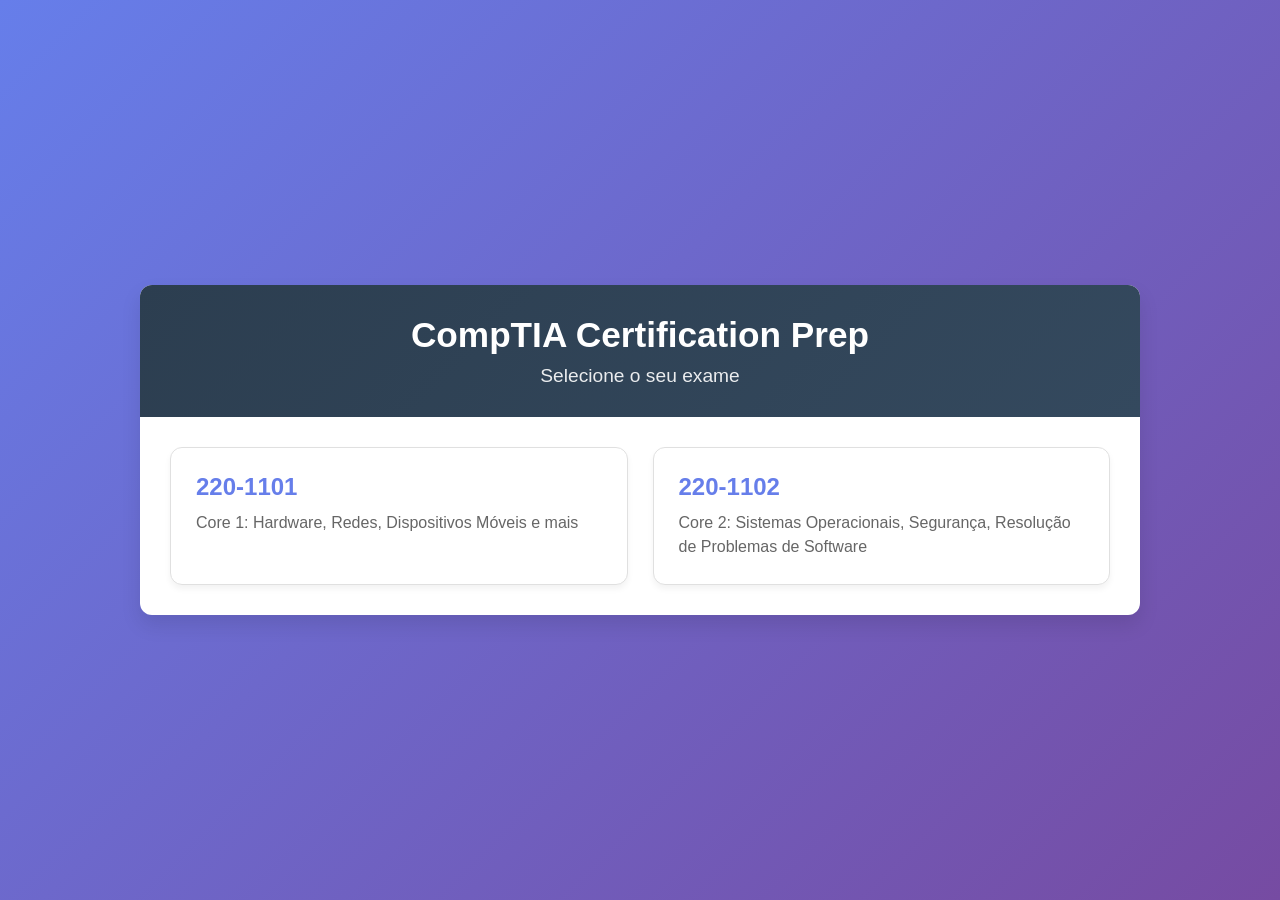
<file: index.html>
<!DOCTYPE html>
<html lang="pt">
<head>
    <meta charset="UTF-8">
    <meta name="viewport" content="width=device-width, initial-scale=1.0">
    <title>CompTIA Certification Prep</title>
    <link rel="stylesheet" href="css/styles.css">
</head>

<body>
    <div class="container">
        <div class="header">
            <h1>CompTIA Certification Prep</h1>
            <p class="subtitle">Selecione o seu exame</p>
        </div>
        
        <div class="course-selection">
            <div class="course-card" data-course="1101" onclick="window.location.href='1101/quiz.html'">
                <h2>220-1101</h2>
                <p>Core 1: Hardware, Redes, Dispositivos Móveis e mais</p>
            </div>
            <div class="course-card" data-course="1102" onclick="window.location.href='1102/quiz.html'">
                <h2>220-1102</h2>
                <p>Core 2: Sistemas Operacionais, Segurança, Resolução de Problemas de Software</p>
            </div>
        </div>
    </div>
    <script src="js/app.js"></script>
</body>
</html>
</file>
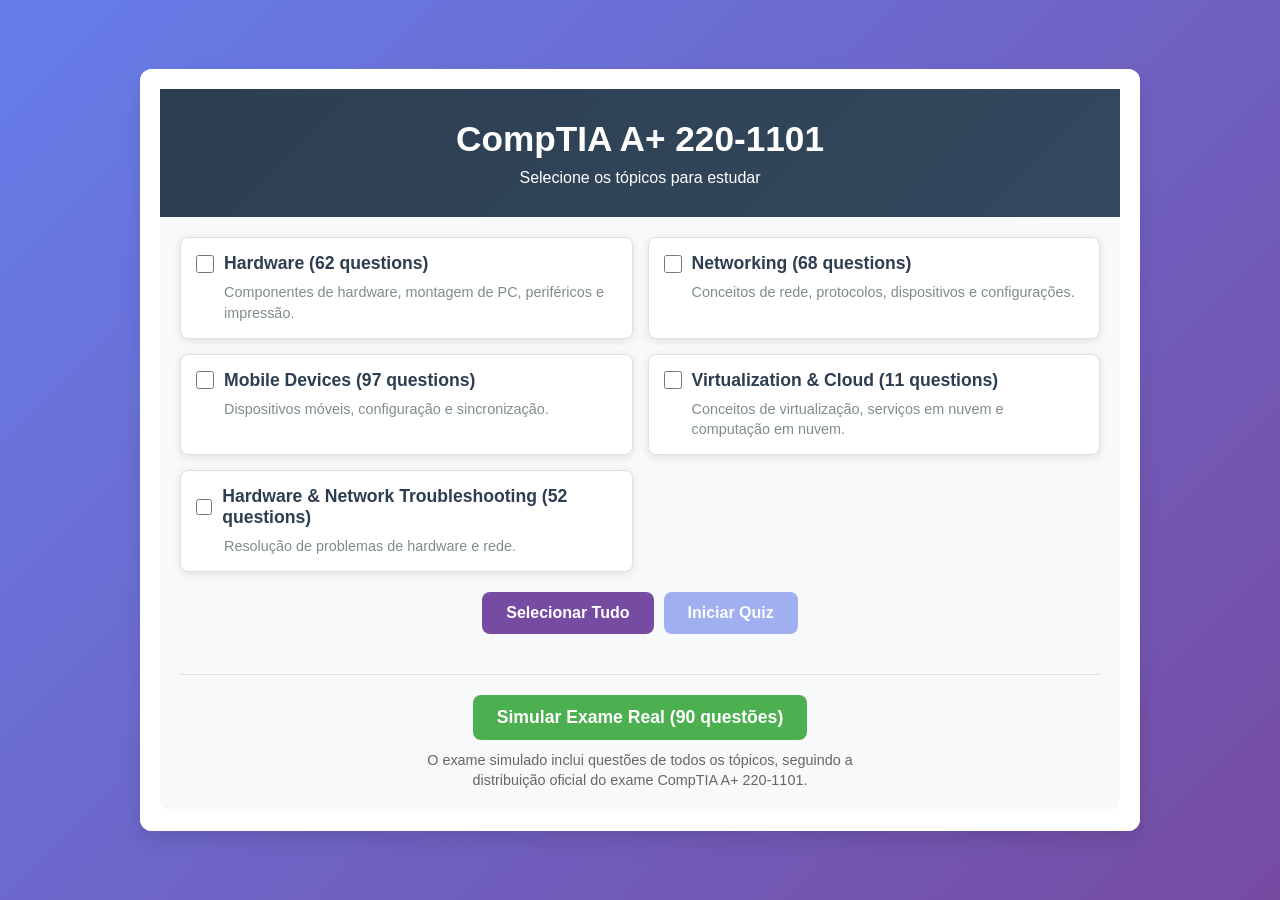
<file: 1101/quiz.html>
<!DOCTYPE html>
<html lang="pt">
<head>
    <meta charset="UTF-8">
    <meta name="viewport" content="width=device-width, initial-scale=1.0">
    <title>CompTIA A+ 220-1101 Study</title>
    <link rel="stylesheet" href="../css/quiz.css">
    <link rel="stylesheet" href="../css/styles.css">
</head>
<body>
    <div class="container">
        <!-- Start Screen -->
        <div id="startScreen" class="screen active">
            <div class="header">
                <h1>CompTIA A+ 220-1101</h1>
                <p>Selecione os tópicos para estudar</p>
            </div>
            <div class="menu">
                <div class="topic-list" id="topicList">
                    <!-- Topics will be populated by JavaScript -->
                </div>
                <div class="actions">
                    <div class="quiz-mode-selector">
                        <button id="selectAllBtn" class="btn btn-secondary">Selecionar Tudo</button>
                        <button id="startBtn" class="btn btn-primary">Iniciar Quiz</button>
                    </div>
                    <div class="real-exam-container">
                        <button id="realExamBtn" class="btn btn-primary btn-real-exam">Simular Exame Real (90 questões)</button>
                        <p class="exam-info">O exame simulado inclui questões de todos os tópicos, seguindo a distribuição oficial do exame CompTIA A+ 220-1101.</p>
                    </div>
                </div>
            </div>
        </div>

        <!-- Quiz Screen -->
        <div id="quizScreen" class="screen quiz-container">
            <div class="quiz-header">
                <div class="quiz-progress">
                    <span id="currentQ">1</span> / <span id="totalQ">10</span>
                </div>
                <div id="time-remaining" class="timer" style="display: none;">
                    <span>⏱️</span> <span id="timer-display">90:00</span>
                </div>
                <button id="menuBtn" class="btn btn-outline">Menu</button>
            </div>
            
            <div class="progress-bar">
                <div class="progress-fill" id="progressFill"></div>
            </div>
            
            <div class="question-container">
                <div class="question-text" id="qText"></div>
                <ul class="options" id="optionsList"></ul>
                
                <div class="result-message" id="resultMsg"></div>
                
                <div class="explanation" id="explanation">
                    <h3>Explicação:</h3>
                    <p id="explText"></p>
                </div>
                
                <div class="quiz-navigation">
                    <button id="prevBtn" class="btn btn-outline" disabled>Anterior</button>
                    <div>
                        <span id="correctCount">0</span> corretas
                        <span style="margin: 0 10px;">•</span>
                        <span id="accuracy">0%</span> de precisão
                    </div>
                    <button id="submitBtn" class="btn btn-primary">Submeter</button>
                    <button id="nextBtn" class="btn btn-primary" style="display: none;">Próxima</button>
                </div>
            </div>
        </div>
        
        <!-- Loading Screen -->
        <div id="loadingScreen" class="screen" style="display: none; text-align: center; padding: 50px 20px;">
            <h2>Carregando perguntas...</h2>
            <p>Por favor, aguarde enquanto preparamos seu questionário.</p>
            <div class="loading-spinner">
                <div class="spinner"></div>
            </div>
        </div>
        
        <!-- Result Screen -->
        <div id="resultScreen" class="screen" style="display: none; text-align: center; padding: 30px 20px;">
            <h2>Resultado do Questionário</h2>
            <div class="result-summary">
                <div class="score-circle">
                    <span id="score">0</span>%
                </div>
                <p class="result-text">Você acertou <span id="correctAnswers">0</span> de <span id="totalQuestions">0</span> perguntas</p>
                <p class="result-percentage"><span id="percentage">0</span>% de acerto</p>
            </div>
            <div class="result-actions">
                <button id="reviewBtn" class="btn btn-outline">Revisar Respostas</button>
                <button id="restartBtn" class="btn btn-primary">Fazer Novamente</button>
                <button id="backToMenuBtn" class="btn btn-secondary">Voltar ao Menu</button>
            </div>
        </div>
    </div>

    <script type="module" src="../js/quiz-app-fixed-v3.js?v=1.0.2"></script>
    <style>
        .actions {
            display: flex;
            flex-direction: column;
            gap: 20px;
            margin-top: 20px;
        }
        .quiz-mode-selector {
            display: flex;
            gap: 10px;
            justify-content: center;
            flex-wrap: wrap;
        }
        .real-exam-container {
            text-align: center;
            margin-top: 20px;
            padding-top: 20px;
            border-top: 1px solid #e0e0e0;
        }
        .btn-real-exam {
            background-color: #4CAF50;
            font-weight: bold;
            font-size: 1.1em;
            padding: 12px 24px;
        }
        .exam-info {
            margin-top: 10px;
            font-size: 0.9em;
            color: #666;
            max-width: 500px;
            margin-left: auto;
            margin-right: auto;
            line-height: 1.4;
        }
        
        .error-container {
            max-width: 800px;
            margin: 50px auto;
            padding: 20px;
            background-color: #ffebee;
            border: 1px solid #ef9a9a;
            border-radius: 4px;
            color: #c62828;
        }
        .error-container h1 {
            color: #c62828;
        }
    </style>
</body>
</html>
</file>
<file: css/styles.css>
/* Base styles */
:root {
    --main-bg: linear-gradient(135deg, #667eea, #764ba2);
    --header-bg: linear-gradient(135deg, #2c3e50, #34495e);
    --card-bg: #ffffff;
    --text-light: #ffffff;
    --text-dark: #2c3e50;
    --primary: #667eea;
    --secondary: #764ba2;
    --shadow: 0 10px 20px rgba(0,0,0,0.1);
    --radius: 12px;
}

* {
    margin: 0;
    padding: 0;
    box-sizing: border-box;
    font-family: -apple-system, BlinkMacSystemFont, 'Segoe UI', Roboto, Oxygen, Ubuntu, Cantarell, sans-serif;
}

body {
    background: var(--main-bg);
    min-height: 100vh;
    padding: 20px;
    display: flex;
    justify-content: center;
    align-items: center;
}

.container {
    width: 100%;
    max-width: 1000px;
    background: var(--card-bg);
    border-radius: var(--radius);
    box-shadow: var(--shadow);
    overflow: hidden;
}

.header {
    background: var(--header-bg);
    color: var(--text-light);
    padding: 30px;
    text-align: center;
}

.header h1 {
    font-size: 2.2rem;
    margin-bottom: 10px;
    font-weight: 600;
}

.subtitle {
    font-size: 1.2rem;
    opacity: 0.9;
}

.course-selection {
    display: grid;
    grid-template-columns: repeat(auto-fit, minmax(300px, 1fr));
    gap: 25px;
    padding: 30px;
}

.course-card {
    background: var(--card-bg);
    border: 1px solid #e0e0e0;
    border-radius: var(--radius);
    padding: 25px;
    cursor: pointer;
    transition: all 0.3s ease;
    box-shadow: 0 4px 6px rgba(0,0,0,0.05);
}

.course-card:hover {
    transform: translateY(-5px);
    box-shadow: 0 10px 20px rgba(0,0,0,0.1);
    border-color: var(--primary);
}

.course-card h2 {
    color: var(--primary);
    margin-bottom: 10px;
    font-size: 1.5rem;
}

.course-card p {
    color: #666;
    line-height: 1.5;
}

@media (max-width: 768px) {
    .course-selection {
        grid-template-columns: 1fr;
        padding: 20px;
    }
    
    .header {
        padding: 20px;
    }
    
    .header h1 {
        font-size: 1.8rem;
    }
}
</file>
<file: css/quiz.css>
/* Screen management */
.screen {
    display: none;
    width: 100%;
    opacity: 0;
    transition: opacity 0.3s ease-in-out;
    position: absolute;
    top: 0;
    left: 0;
    right: 0;
    padding: 20px;
    min-height: 100%;
    background: white;
}

.screen.active {
    display: block;
    opacity: 1;
    position: relative;
}

/* Ensure only active screen is displayed */
.screen:not(.active) {
  display: none !important;
}

/* Loading screen */
#loadingScreen {
    display: flex;
    flex-direction: column;
    justify-content: center;
    align-items: center;
    min-height: 400px;
    text-align: center;
}

.loading-spinner {
    width: 50px;
    height: 50px;
    margin: 20px 0;
    position: relative;
}

.spinner {
    width: 100%;
    height: 100%;
    border: 5px solid #f3f3f3;
    border-top: 5px solid #667eea;
    border-radius: 50%;
    animation: spin 1s linear infinite;
}

@keyframes spin {
    0% { transform: rotate(0deg); }
    100% { transform: rotate(360deg); }
}
:root {
  --main-bg: linear-gradient(135deg, #667eea, #764ba2);
  --header-bg: linear-gradient(135deg, #2c3e50, #34495e);
  --menu-bg: #f8f9fa;
  --quiz-bg: #fff;
  --primary: #667eea;
  --secondary: #764ba2;
  --correct: #00b894;
  --incorrect: #e17055;
  --shadow: 0 20px 40px rgba(0,0,0,.09);
  --radius: 18px;
  --focus: 0 0 0 3px #667eea55;
}

* {
  margin: 0;
  padding: 0;
  box-sizing: border-box;
  font-family: -apple-system, BlinkMacSystemFont, 'Segoe UI', Roboto, Oxygen, Ubuntu, Cantarell, sans-serif;
}

body {
  background: var(--main-bg);
  min-height: 100vh;
  padding: 20px;
  display: flex;
  justify-content: center;
  align-items: center;
}

.container {
  width: 100%;
  max-width: 1000px;
  background: var(--quiz-bg);
  border-radius: var(--radius);
  box-shadow: var(--shadow);
  overflow: hidden;
}

.header {
  background: var(--header-bg);
  color: white;
  padding: 20px;
  text-align: center;
  position: relative;
}

.menu {
  background: var(--menu-bg);
  padding: 20px;
  border-radius: 0 0 var(--radius) var(--radius);
}

.topic-list {
  display: grid;
  grid-template-columns: repeat(auto-fill, minmax(300px, 1fr));
  gap: 15px;
  margin-bottom: 20px;
}

.topic-item {
  background: white;
  border-radius: 8px;
  padding: 15px;
  box-shadow: 0 2px 8px rgba(0, 0, 0, 0.1);
  transition: transform 0.2s, box-shadow 0.2s;
  border: 1px solid #e0e0e0;
}

.topic-item:hover {
  transform: translateY(-2px);
  box-shadow: 0 4px 12px rgba(0, 0, 0, 0.15);
  border-color: var(--primary);
}

.topic-header {
  display: flex;
  align-items: center;
  margin-bottom: 8px;
}

.topic-header input[type="checkbox"] {
  margin-right: 10px;
  width: 18px;
  height: 18px;
  cursor: pointer;
}

.topic-header label {
  font-weight: 600;
  font-size: 1.1em;
  color: #2c3e50;
  cursor: pointer;
  margin: 0;
}

.topic-description {
  color: #7f8c8d;
  font-size: 0.9em;
  margin: 8px 0 0 28px;
  line-height: 1.4;
}

.actions {
  display: flex;
  justify-content: space-between;
  margin-top: 20px;
  gap: 10px;
}

.btn {
  padding: 12px 24px;
  border: none;
  border-radius: 8px;
  font-weight: 600;
  cursor: pointer;
  transition: all 0.2s;
  font-size: 16px;
  display: inline-flex;
  align-items: center;
  justify-content: center;
  gap: 8px;
}

.btn-primary {
  background: var(--primary);
  color: white;
}

.btn-secondary {
  background: var(--secondary);
  color: white;
}

.btn-outline {
  background: transparent;
  border: 1px solid var(--primary);
  color: var(--primary);
}

.btn-outline:hover {
  background: rgba(102, 126, 234, 0.1);
}

.btn-primary:hover {
  background: #5a6fd4;
  transform: translateY(-1px);
}

.btn-secondary:hover {
  background: #6a3d9a;
  transform: translateY(-1px);
}

.btn:active {
  transform: translateY(1px);
}

.btn:disabled {
  opacity: 0.6;
  cursor: not-allowed;
}

/* Quiz Screen */
.quiz-container {
  display: none;
  flex-direction: column;
  padding: 20px;
  max-width: 800px;
  margin: 0 auto;
}

.quiz-container.active {
  display: flex !important;
}

.quiz-header {
  display: flex;
  justify-content: space-between;
  align-items: center;
  margin-bottom: 20px;
}

.quiz-progress {
  display: flex;
  align-items: center;
  gap: 10px;
  font-weight: 600;
}

.progress-bar {
  background: #ecf0f1;
  height: 10px;
  border-radius: 5px;
  margin: 10px 0;
  overflow: hidden;
}

.progress-fill {
  height: 100%;
  background: var(--primary);
  width: 0%;
  transition: width 0.3s ease;
}

.question-container {
  background: white;
  border-radius: var(--radius);
  padding: 25px;
  margin-bottom: 20px;
  box-shadow: 0 4px 6px rgba(0,0,0,0.05);
}

.question-text {
  font-size: 20px;
  font-weight: 500;
  margin-bottom: 20px;
  line-height: 1.5;
}

.options {
  list-style: none;
  margin: 0;
  padding: 0;
}

.option {
  padding: 15px;
  margin-bottom: 10px;
  background: #f8f9fa;
  border-radius: 8px;
  cursor: pointer;
  transition: all 0.2s;
  border: 1px solid #e0e0e0;
}

.option:hover {
  background: #f1f3f5;
  border-color: var(--primary);
}

.option input[type="checkbox"],
.option input[type="radio"] {
  margin-right: 10px;
  cursor: pointer;
}

/* Result Message */
.result-message {
  padding: 15px;
  margin: 15px 0;
  border-radius: 8px;
  text-align: center;
  font-weight: 600;
  display: none;
}

.result-correct {
  background: #e8f5e9;
  color: #00c853;
  border: 1px solid #a5d6a7;
}

.result-incorrect {
  background: #ffebee;
  color: #f44336;
  border: 1px solid #ef9a9a;
}

/* Explanation */
.explanation {
  background: #f8f9fa;
  border-radius: 8px;
  padding: 15px;
  margin-top: 20px;
  border-left: 4px solid var(--primary);
}

/* Result Screen */
#resultScreen {
  text-align: center;
  padding: 40px 20px;
}

.result-summary {
  max-width: 500px;
  margin: 0 auto 30px;
  background: #f8f9fa;
  padding: 30px;
  border-radius: 12px;
  box-shadow: 0 4px 12px rgba(0,0,0,0.05);
}

.score-circle {
  width: 150px;
  height: 150px;
  border-radius: 50%;
  background: white;
  display: flex;
  align-items: center;
  justify-content: center;
  margin: 0 auto 20px;
  font-size: 2.5em;
  font-weight: bold;
  color: #2c3e50;
  border: 8px solid #e0e0e0;
  position: relative;
}

.score-circle::after {
  content: '';
  position: absolute;
  top: -8px;
  left: -8px;
  right: -8px;
  bottom: -8px;
  border: 8px solid;
  border-color: var(--primary) var(--primary) var(--primary) transparent;
  border-radius: 50%;
  transform: rotate(45deg);
}

.result-text {
  font-size: 1.2em;
  color: #2c3e50;
  margin-bottom: 10px;
}

.result-percentage {
  font-size: 1.5em;
  font-weight: bold;
  color: var(--primary);
  margin-bottom: 20px;
}

.result-actions {
  display: flex;
  gap: 15px;
  justify-content: center;
  flex-wrap: wrap;
}

/* Responsive adjustments */
@media (max-width: 768px) {
  .topic-list {
    grid-template-columns: 1fr;
  }
  
  .result-actions {
    flex-direction: column;
    align-items: center;
  }
  
  .result-actions .btn {
    width: 100%;
    max-width: 300px;
  }
  
  .score-circle {
    width: 120px;
    height: 120px;
    font-size: 2em;
  }
}

/* Question styles */
.question-text {
  font-size: 1.3em;
  line-height: 1.5;
  margin-bottom: 25px;
  color: #2c3e50;
  font-weight: 500;
}

.options {
  list-style: none;
  margin: 0 0 20px;
  padding: 0;
}

.options li {
  margin-bottom: 12px;
  background: #f8f9fa;
  border-radius: 8px;
  transition: all 0.2s;
  border: 1px solid #e0e0e0;
}

.options li:hover {
  background: #f1f3f5;
}

.options input[type="radio"],
.options input[type="checkbox"] {
  display: none;
}

.options label {
  display: block;
  padding: 15px 20px;
  cursor: pointer;
  position: relative;
  padding-left: 50px;
  min-height: 24px;
  line-height: 1.4;
}

.options label::before {
  content: '';
  position: absolute;
  left: 15px;
  top: 50%;
  transform: translateY(-50%);
  width: 22px;
  height: 22px;
  border: 2px solid #ced4da;
  border-radius: 4px;
  transition: all 0.2s;
}

.options input[type="radio"] + label::before {
  border-radius: 50%;
}

.options input:checked + label::before {
  background-color: var(--primary);
  border-color: var(--primary);
}

.options input:checked + label::after {
  content: '';
  position: absolute;
  left: 20px;
  top: 11px;
  width: 6px;
  height: 12px;
  border: solid white;
  border-width: 0 2px 2px 0;
  transform: rotate(45deg) translateY(-50%);
}

.options input[type="radio"]:checked + label::after {
  width: 8px;
  height: 8px;
  background: white;
  border: none;
  border-radius: 50%;
  left: 22px;
  top: 50%;
  transform: translateY(-50%);
}

/* Feedback styles */
.correct-answer {
  background-color: rgba(0, 184, 148, 0.1) !important;
  border-color: var(--correct) !important;
}

.incorrect-answer {
  background-color: rgba(225, 112, 85, 0.1) !important;
  border-color: var(--incorrect) !important;
}

#resultMsg {
  font-weight: 600;
  font-size: 1.1em;
  margin: 15px 0;
  padding: 10px 15px;
  border-radius: 6px;
}

#resultMsg.correct {
  background-color: rgba(0, 184, 148, 0.1);
  color: #00684a;
}

#resultMsg.incorrect {
  background-color: rgba(225, 112, 85, 0.1);
  color: #c92a2a;
}

/* Progress bar */
.progress-bar {
  width: 100%;
  height: 8px;
  background-color: #e9ecef;
  border-radius: 4px;
  margin: 15px 0;
  overflow: hidden;
}

.progress-fill {
  height: 100%;
  background: var(--primary);
  width: 0%;
  transition: width 0.3s ease;
}

/* Quiz navigation */
.quiz-navigation {
  display: flex;
  justify-content: space-between;
  align-items: center;
  margin-top: 30px;
  padding-top: 20px;
  border-top: 1px solid #e9ecef;
}

.quiz-navigation > div {
  color: #6c757d;
  font-size: 0.95em;
}

/* Timer */
.timer {
  display: flex;
  align-items: center;
  gap: 5px;
  font-weight: 600;
  color: #2c3e50;
  background: #f8f9fa;
  padding: 5px 12px;
  border-radius: 20px;
  font-size: 0.95em;
}
.explanation h3 {
  margin-top: 0;
  margin-bottom: 10px;
  color: #2c3e50;
}

/* Quiz Navigation */
.quiz-navigation {
  display: flex;
  justify-content: space-between;
  margin-top: 20px;
}

/* Timer */
.timer {
  font-size: 1.1rem;
  font-weight: 600;
  color: #2c3e50;
  background: rgba(255, 255, 255, 0.2);
  padding: 5px 15px;
  border-radius: 20px;
  display: inline-flex;
  align-items: center;
  gap: 5px;
}

/* Active states */
.active {
  display: flex;
}

.show {
  display: block;
}

.correct {
  background: #e8f5e9 !important;
  border-color: #a5d6a7 !important;
}

.incorrect {
  background: #ffebee !important;
  border-color: #ef9a9a !important;
  opacity: 0.7;
}

/* Responsive */
@media (max-width: 768px) {
  .topic-list {
    grid-template-columns: 1fr;
  }
  
  .actions {
    flex-direction: column;
  }
  
  .btn {
    width: 100%;
  }
  
  .quiz-header {
    flex-direction: column;
    align-items: flex-start;
    gap: 10px;
  }
  
  .question-text {
    font-size: 18px;
  }
}
</file>
